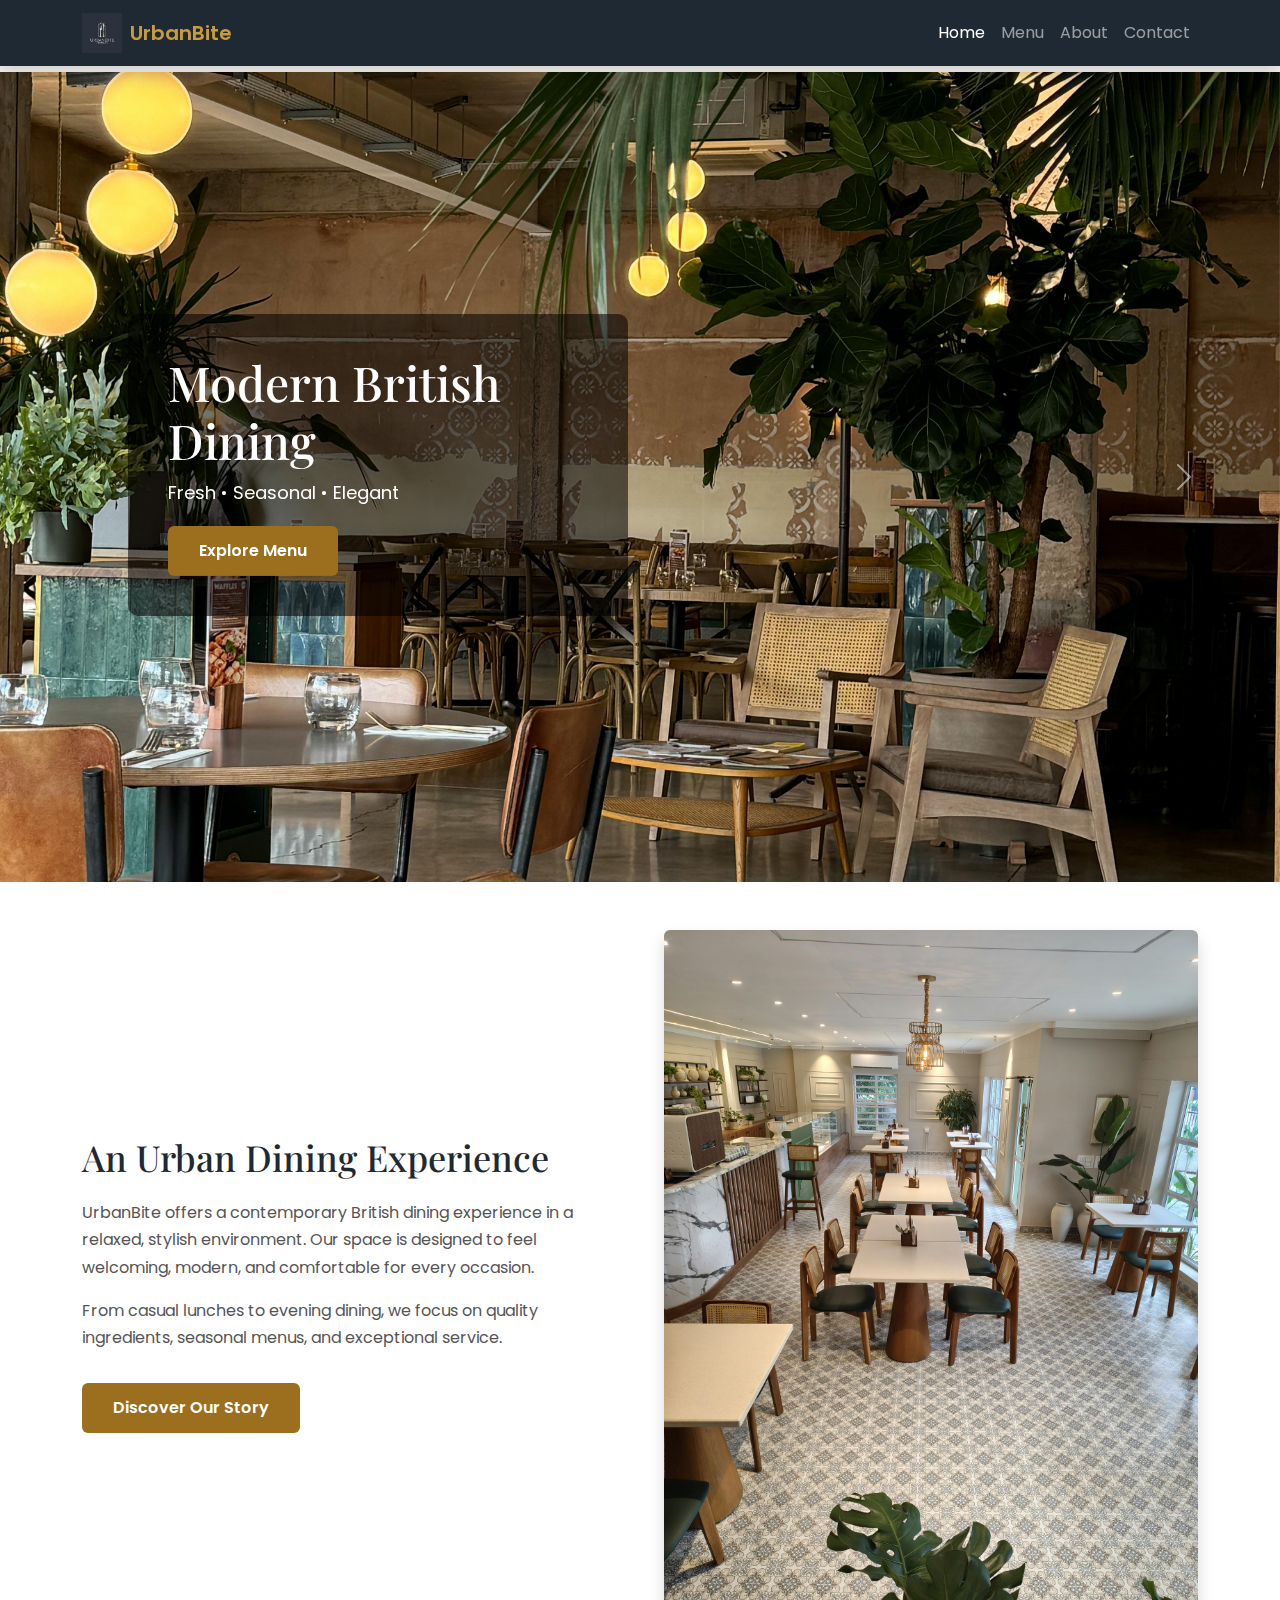
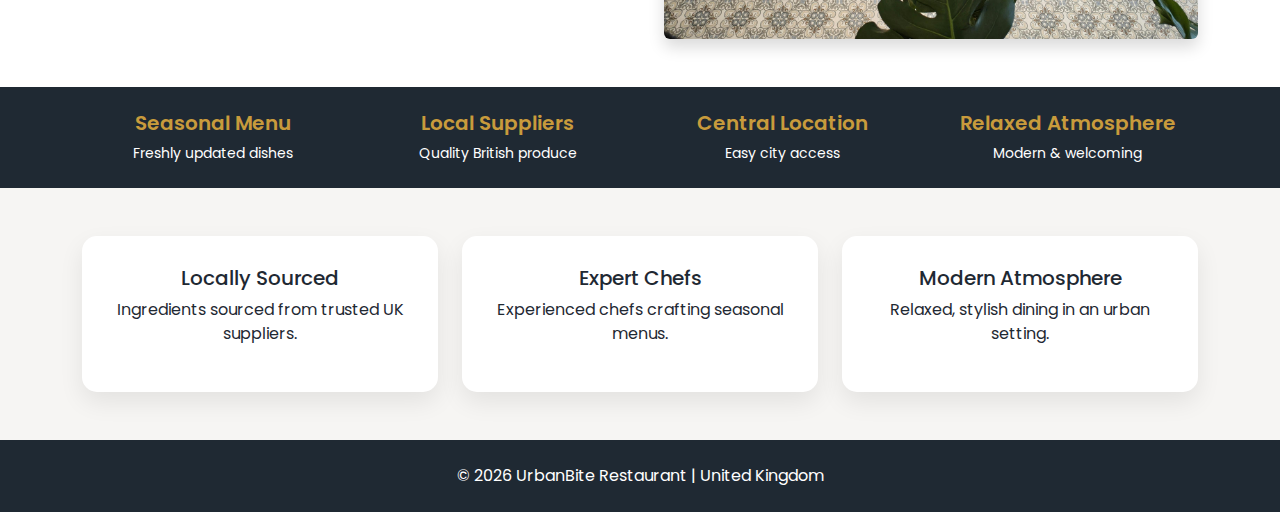
<file: index.html>
<!DOCTYPE html>
<html lang="en">
<head>
  <meta charset="UTF-8">
  <title>UrbanBite | Modern British Dining</title>
  <meta name="viewport" content="width=device-width, initial-scale=1">

  <!-- Bootstrap 5 CSS -->
  <link href="https://cdn.jsdelivr.net/npm/bootstrap@5.3.2/dist/css/bootstrap.min.css" rel="stylesheet">

  <!-- Google Fonts -->
  <link href="https://fonts.googleapis.com/css2?family=Poppins:wght@400;600&family=Playfair+Display:wght@600&display=swap" rel="stylesheet">

  <!-- Custom CSS -->
  <link rel="stylesheet" href="css/style.css">
</head>
<body>

<!-- ================= NAVBAR ================= -->
<nav class="navbar navbar-expand-lg navbar-dark fixed-top shadow">
  <div class="container">

    <!-- LOGO PLACEMENT -->
    <a class="navbar-brand d-flex align-items-center" href="index.html">
      <img src="images/logo.png" alt="UrbanBite restaurant logo" height="40" class="me-2">
      <span class="brand-text">UrbanBite</span>
    </a>

    <button class="navbar-toggler" type="button" data-bs-toggle="collapse" data-bs-target="#mainNav">
      <span class="navbar-toggler-icon"></span>
    </button>

    <div class="collapse navbar-collapse" id="mainNav">
      <ul class="navbar-nav ms-auto">
        <li class="nav-item"><a class="nav-link active" href="index.html">Home</a></li>
        <li class="nav-item"><a class="nav-link" href="menu.html">Menu</a></li>
        <li class="nav-item"><a class="nav-link" href="about.html">About</a></li>
        <li class="nav-item"><a class="nav-link" href="contact.html">Contact</a></li>
      </ul>
    </div>

  </div>
</nav>

<!-- ================= HERO CAROUSEL ================= -->
<header class="mt-5 pt-4 position-relative">

  <div id="heroCarousel" class="carousel slide carousel-fade" data-bs-ride="carousel">

    <div class="carousel-inner">

      <div class="carousel-item active">
        <img src="images/hero1.jpg"
             class="d-block w-100 hero-img"
             alt="Modern restaurant interior"
             width="1920"
             height="900">
      </div>

      <div class="carousel-item">
        <img src="images/hero2.jpg"
             class="d-block w-100 hero-img"
             alt="Fine dining food presentation"
             width="1920"
             height="900">
      </div>

      <div class="carousel-item">
        <img src="images/hero3.jpg"
             class="d-block w-100 hero-img"
             alt="Chef preparing food"
             width="1920"
             height="900">
      </div>

    </div>

    <!-- Controls -->
    <button class="carousel-control-prev" type="button" data-bs-target="#heroCarousel" data-bs-slide="prev">
      <span class="carousel-control-prev-icon"></span>
    </button>

    <button class="carousel-control-next" type="button" data-bs-target="#heroCarousel" data-bs-slide="next">
      <span class="carousel-control-next-icon"></span>
    </button>

  </div>

  <!-- ✅ PERSISTENT OVERLAY TEXT -->
  <div class="hero-overlay text-start">
    <h1>Modern British Dining</h1>
    <p>Fresh • Seasonal • Elegant</p>
    <a href="menu.html"
       class="btn btn-gold"
       aria-label="View UrbanBite menu">
       Explore Menu
    </a>
  </div>

</header>


<!-- ================= EXPERIENCE SECTION ================= -->
<section class="container-fluid experience-section py-5">
  <div class="container">
    <div class="row align-items-center g-5">

      <!-- TEXT -->
      <div class="col-lg-6">
        <h2 class="experience-title">An Urban Dining Experience</h2>
        <p class="experience-text">
          UrbanBite offers a contemporary British dining experience in a relaxed,
          stylish environment. Our space is designed to feel welcoming, modern,
          and comfortable for every occasion.
        </p>
        <p class="experience-text">
          From casual lunches to evening dining, we focus on quality ingredients,
          seasonal menus, and exceptional service.
        </p>
        <a href="about.html" class="btn btn-gold mt-3">Discover Our Story</a>
      </div>

      <!-- IMAGE -->
      <div class="col-lg-6">
        <img src="images/about-interior.jpg"
             class="img-fluid rounded shadow"
             alt="UrbanBite restaurant interior">
      </div>

    </div>
  </div>
</section>

<!-- ================= HIGHLIGHTS STRIP ================= -->
<section class="highlights-strip py-4">
  <div class="container">
    <div class="row text-center g-4">

      <div class="col-md-3">
        <h5>Seasonal Menu</h5>
        <p>Freshly updated dishes</p>
      </div>

      <div class="col-md-3">
        <h5>Local Suppliers</h5>
        <p>Quality British produce</p>
      </div>

      <div class="col-md-3">
        <h5>Central Location</h5>
        <p>Easy city access</p>
      </div>

      <div class="col-md-3">
        <h5>Relaxed Atmosphere</h5>
        <p>Modern & welcoming</p>
      </div>

    </div>
  </div>
</section>


<!-- ================= FEATURES ================= -->
<section class="container py-5">
  <div class="row text-center g-4">

    <div class="col-md-4">
      <div class="feature-box">
        <h5>Locally Sourced</h5>
        <p>Ingredients sourced from trusted UK suppliers.</p>
      </div>
    </div>

    <div class="col-md-4">
      <div class="feature-box">
        <h5>Expert Chefs</h5>
        <p>Experienced chefs crafting seasonal menus.</p>
      </div>
    </div>

    <div class="col-md-4">
      <div class="feature-box">
        <h5>Modern Atmosphere</h5>
        <p>Relaxed, stylish dining in an urban setting.</p>
      </div>
    </div>

  </div>
</section>

<!-- ================= FOOTER ================= -->
<footer class="text-center py-4">
  <p class="mb-0">© 2026 UrbanBite Restaurant | United Kingdom</p>
</footer>

<!-- Bootstrap JS -->
<script src="https://cdn.jsdelivr.net/npm/bootstrap@5.3.2/dist/js/bootstrap.bundle.min.js"></script>

</body>
</html>
</file>
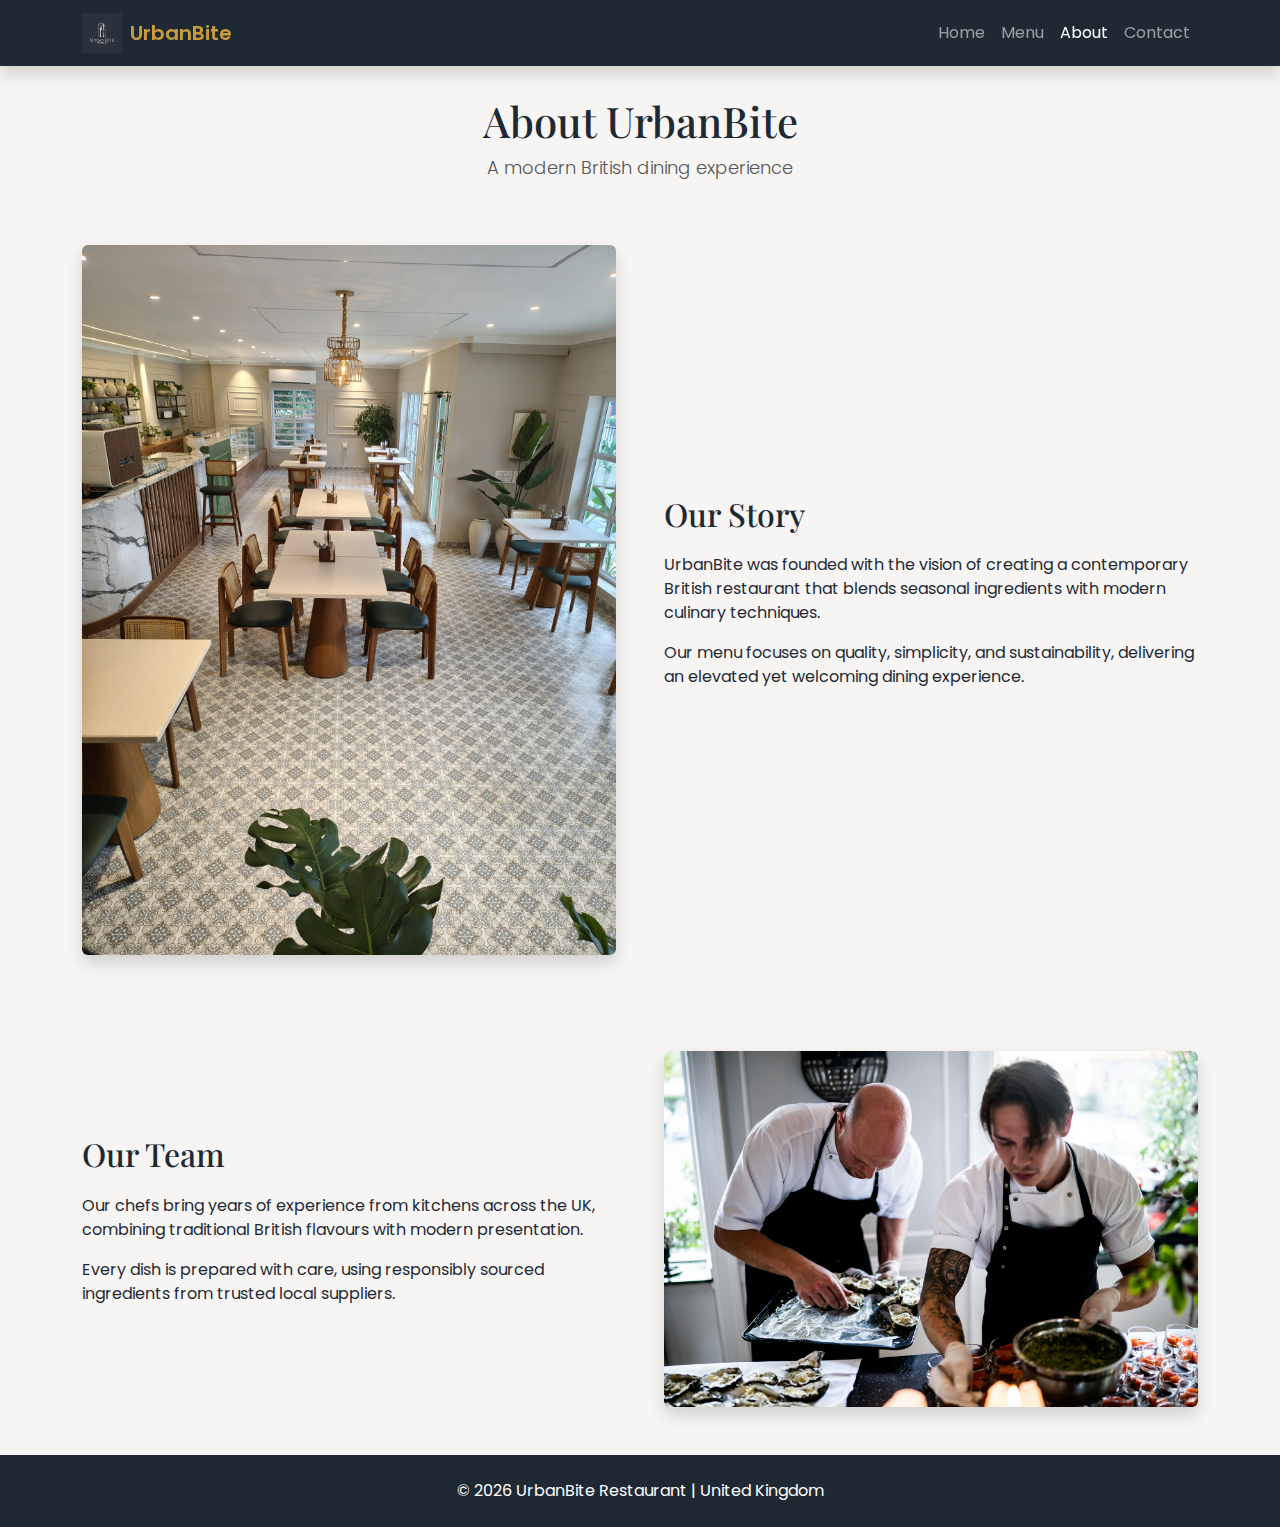
<file: about.html>
<!DOCTYPE html>
<html lang="en">
<head>
  <meta charset="UTF-8">
  <title>UrbanBite | About Us</title>
  <meta name="viewport" content="width=device-width, initial-scale=1">

  <!-- Bootstrap CSS -->
  <link href="https://cdn.jsdelivr.net/npm/bootstrap@5.3.2/dist/css/bootstrap.min.css" rel="stylesheet">

  <!-- Google Fonts -->
  <link href="https://fonts.googleapis.com/css2?family=Poppins:wght@400;600&family=Playfair+Display:wght@600&display=swap" rel="stylesheet">

  <!-- Custom CSS -->
  <link rel="stylesheet" href="css/style.css">
</head>
<body>

<!-- ============ NAVBAR (CONSISTENT) ============ -->
<nav class="navbar navbar-expand-lg navbar-dark fixed-top shadow">
  <div class="container">

    <a class="navbar-brand d-flex align-items-center" href="index.html">
      <img src="images/logo.png" alt="UrbanBite restaurant logo" height="40" class="me-2">
      <span class="brand-text">UrbanBite</span>
    </a>

    <button class="navbar-toggler" type="button" data-bs-toggle="collapse" data-bs-target="#mainNav">
      <span class="navbar-toggler-icon"></span>
    </button>

    <div class="collapse navbar-collapse" id="mainNav">
      <ul class="navbar-nav ms-auto">
        <li class="nav-item"><a class="nav-link" href="index.html">Home</a></li>
        <li class="nav-item"><a class="nav-link" href="menu.html">Menu</a></li>
        <li class="nav-item"><a class="nav-link active" href="about.html">About</a></li>
        <li class="nav-item"><a class="nav-link" href="contact.html">Contact</a></li>
      </ul>
    </div>

  </div>
</nav>

<!-- ============ PAGE HEADER ============ -->
<header class="page-header text-center mt-5 pt-5">
  <div class="container">
    <h1 class="page-title">About UrbanBite</h1>
    <p class="lead">A modern British dining experience</p>
  </div>
</header>

<!-- ============ ABOUT SECTION 1 ============ -->
<section class="container py-5">
  <div class="row align-items-center g-5">

    <div class="col-lg-6">
      <img src="images/about-interior.jpg"
           class="img-fluid rounded shadow"
           alt="UrbanBite modern restaurant interior">
    </div>

    <div class="col-lg-6">
      <h2 class="section-title">Our Story</h2>
      <p>
        UrbanBite was founded with the vision of creating a contemporary
        British restaurant that blends seasonal ingredients with modern
        culinary techniques.
      </p>
      <p>
        Our menu focuses on quality, simplicity, and sustainability,
        delivering an elevated yet welcoming dining experience.
      </p>
    </div>

  </div>
</section>

<!-- ============ ABOUT SECTION 2 ============ -->
<section class="container py-5">
  <div class="row align-items-center g-5 flex-lg-row-reverse">

    <div class="col-lg-6">
      <img src="images/about-chef.jpg"
           class="img-fluid rounded shadow"
           alt="Chef preparing food in UrbanBite kitchen">
    </div>

    <div class="col-lg-6">
      <h2 class="section-title">Our Team</h2>
      <p>
        Our chefs bring years of experience from kitchens across the UK,
        combining traditional British flavours with modern presentation.
      </p>
      <p>
        Every dish is prepared with care, using responsibly sourced
        ingredients from trusted local suppliers.
      </p>
    </div>

  </div>
</section>

<!-- ============ FOOTER ============ -->
<footer class="text-center py-4">
  <p class="mb-0">© 2026 UrbanBite Restaurant | United Kingdom</p>
</footer>

<!-- Bootstrap JS -->
<script src="https://cdn.jsdelivr.net/npm/bootstrap@5.3.2/dist/js/bootstrap.bundle.min.js"></script>

</body>
</html>
</file>
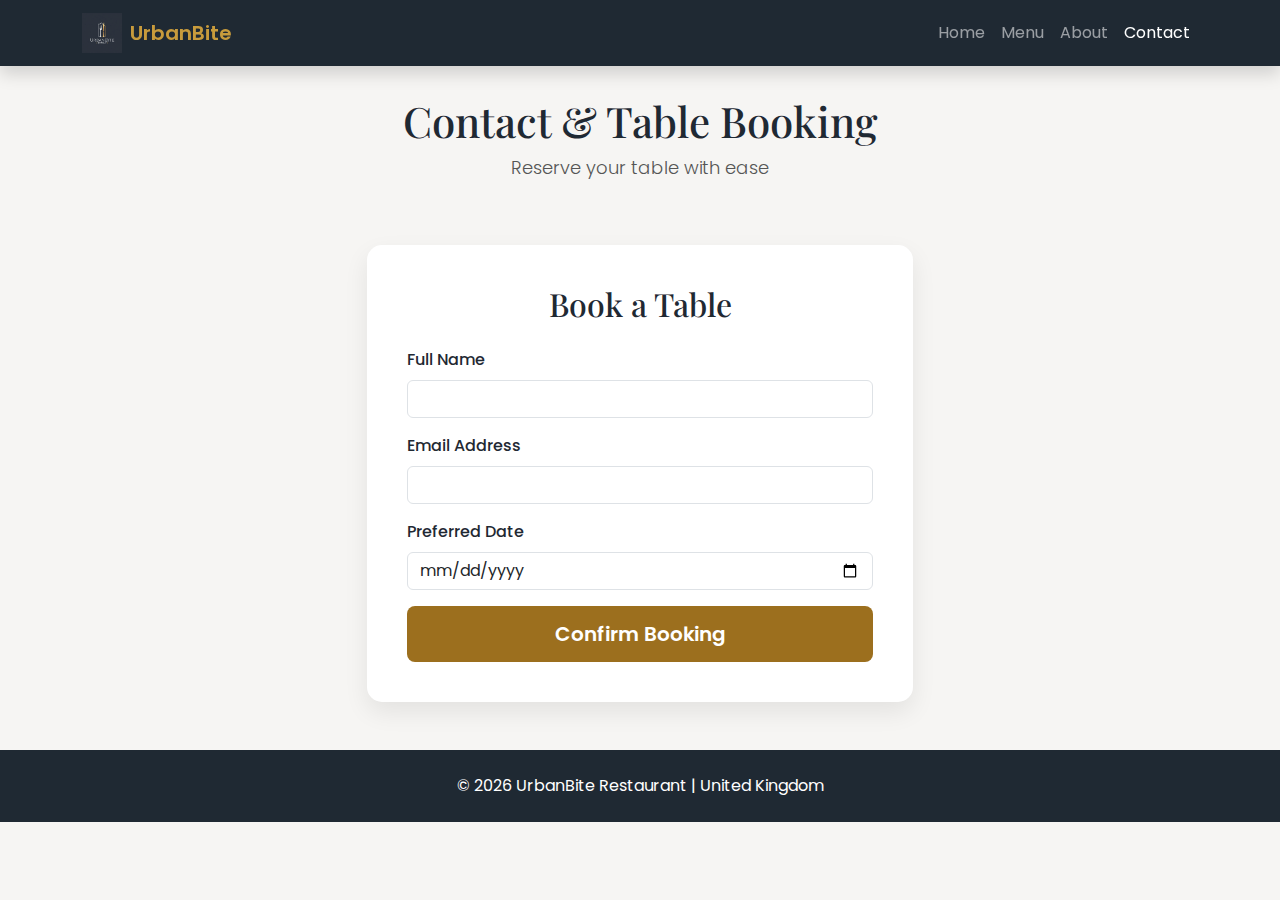
<file: contact.html>
<!DOCTYPE html>
<html lang="en">
<head>
  <meta charset="UTF-8">
  <title>UrbanBite | Contact & Booking</title>
  <meta name="viewport" content="width=device-width, initial-scale=1">

  <!-- Bootstrap CSS -->
  <link href="https://cdn.jsdelivr.net/npm/bootstrap@5.3.2/dist/css/bootstrap.min.css" rel="stylesheet">

  <!-- Google Fonts -->
  <link href="https://fonts.googleapis.com/css2?family=Poppins:wght@400;600&family=Playfair+Display:wght@600&display=swap" rel="stylesheet">

  <!-- Custom CSS -->
  <link rel="stylesheet" href="css/style.css">
</head>
<body>

<!-- ============ NAVBAR (CONSISTENT) ============ -->
<nav class="navbar navbar-expand-lg navbar-dark fixed-top shadow">
  <div class="container">

    <a class="navbar-brand d-flex align-items-center" href="index.html">
      <img src="images/logo.png" alt="UrbanBite restaurant logo" height="40" class="me-2">
      <span class="brand-text">UrbanBite</span>
    </a>

    <button class="navbar-toggler" type="button" data-bs-toggle="collapse" data-bs-target="#mainNav">
      <span class="navbar-toggler-icon"></span>
    </button>

    <div class="collapse navbar-collapse" id="mainNav">
      <ul class="navbar-nav ms-auto">
        <li class="nav-item"><a class="nav-link" href="index.html">Home</a></li>
        <li class="nav-item"><a class="nav-link" href="menu.html">Menu</a></li>
        <li class="nav-item"><a class="nav-link" href="about.html">About</a></li>
        <li class="nav-item"><a class="nav-link active" href="contact.html">Contact</a></li>
      </ul>
    </div>

  </div>
</nav>

<!-- ============ PAGE HEADER ============ -->
<header class="page-header text-center mt-5 pt-5">
  <div class="container">
    <h1 class="page-title">Contact & Table Booking</h1>
    <p class="lead">Reserve your table with ease</p>
  </div>
</header>

<!-- ============ CONTACT FORM ============ -->
<section class="container py-5">
  <div class="row justify-content-center">

    <div class="col-md-8 col-lg-6">

      <form id="bookingForm" class="needs-validation" novalidate aria-labelledby="bookingHeading">

        <h2 id="bookingHeading" class="section-title mb-4 text-center">
          Book a Table
        </h2>

        <!-- Name -->
        <div class="mb-3">
          <label for="name" class="form-label">Full Name</label>
          <input type="text"
                 class="form-control"
                 id="name"
                 required
                 aria-required="true">
          <div class="invalid-feedback">
            Please enter your name.
          </div>
        </div>

        <!-- Email -->
        <div class="mb-3">
          <label for="email" class="form-label">Email Address</label>
          <input type="email"
                 class="form-control"
                 id="email"
                 required
                 aria-required="true">
          <div class="invalid-feedback">
            Please enter a valid email address.
          </div>
        </div>

        <!-- Date -->
        <div class="mb-3">
          <label for="date" class="form-label">Preferred Date</label>
          <input type="date"
                 class="form-control"
                 id="date"
                 required
                 aria-required="true">
          <div class="invalid-feedback">
            Please select a booking date.
          </div>
        </div>

        <!-- Submit -->
        <div class="d-grid">
          <button class="btn btn-gold btn-lg" type="submit">
            Confirm Booking
          </button>
        </div>

      </form>

    </div>

  </div>
</section>

<!-- ============ FOOTER ============ -->
<footer class="text-center py-4">
  <p class="mb-0">© 2026 UrbanBite Restaurant | United Kingdom</p>
</footer>

<!-- Bootstrap JS -->
<script src="https://cdn.jsdelivr.net/npm/bootstrap@5.3.2/dist/js/bootstrap.bundle.min.js"></script>

<!-- Custom JS -->
<script src="js/script.js"></script>

</body>
</html>
</file>
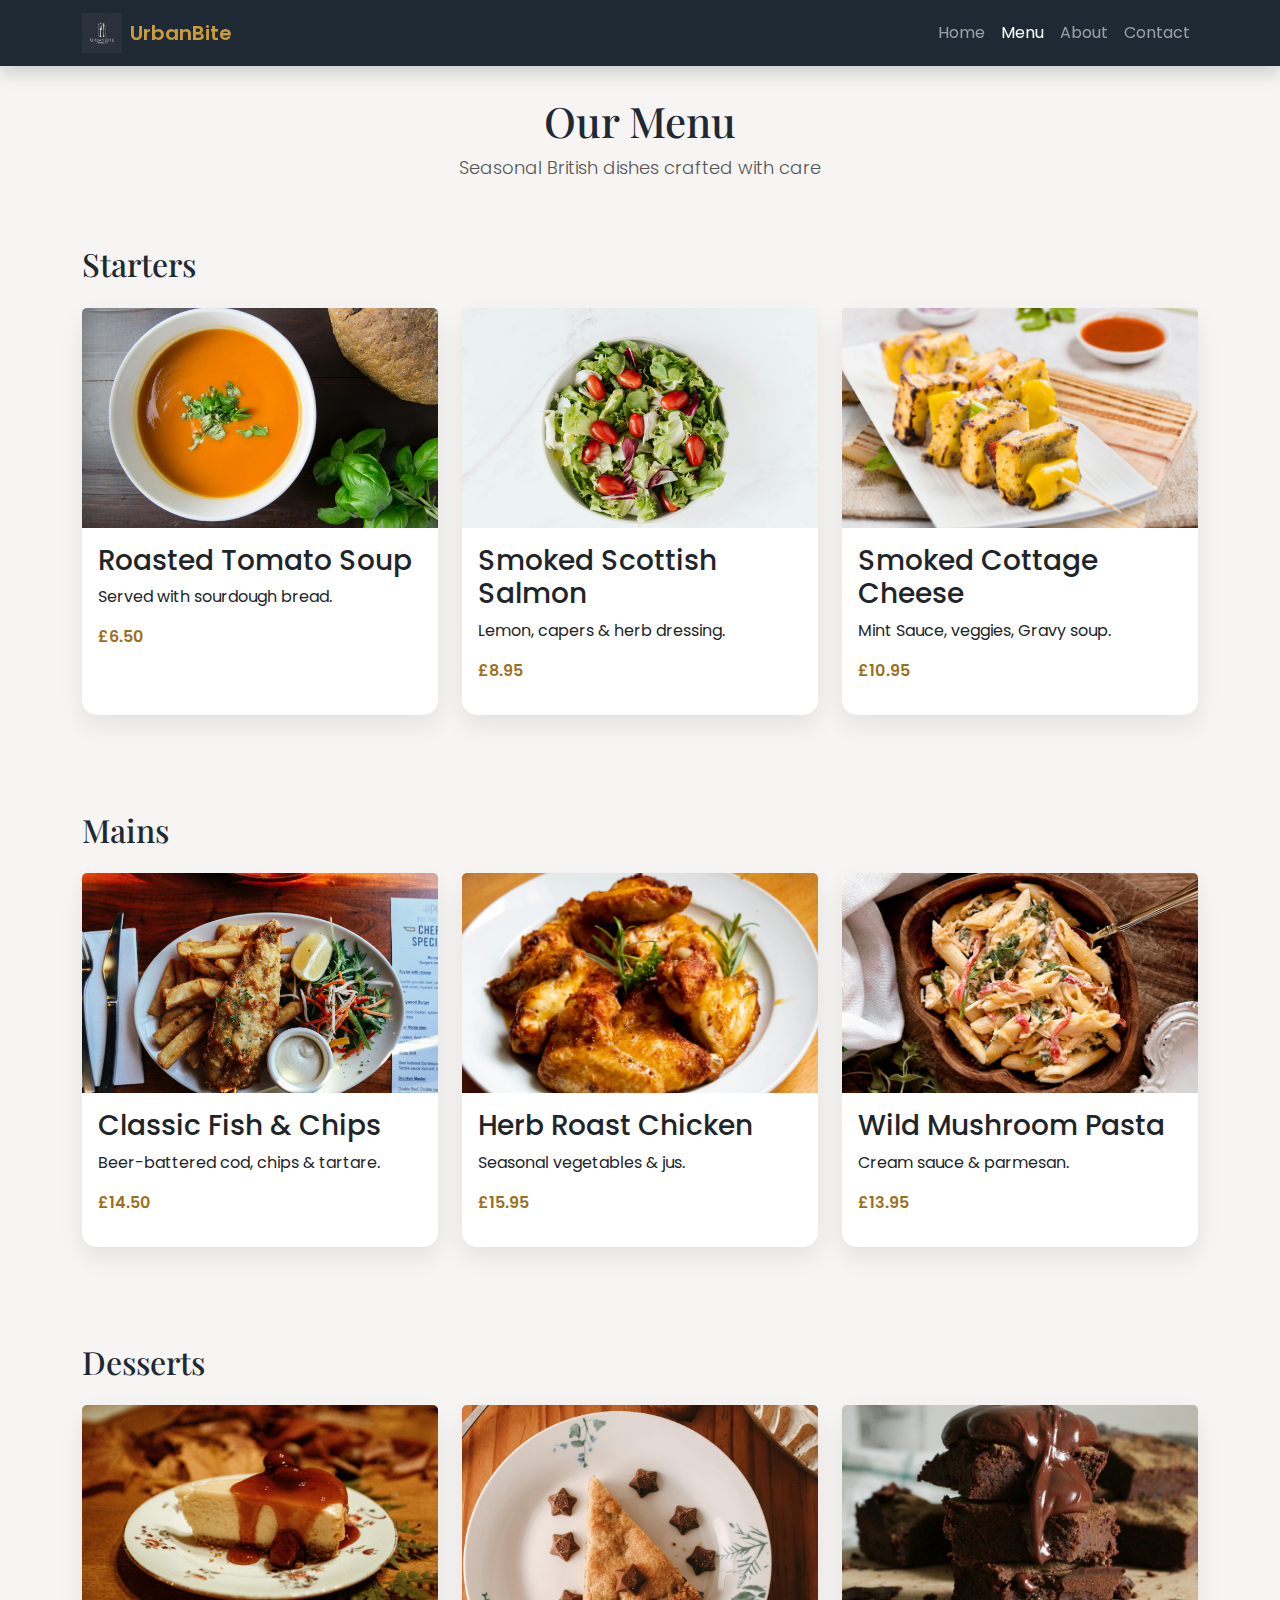
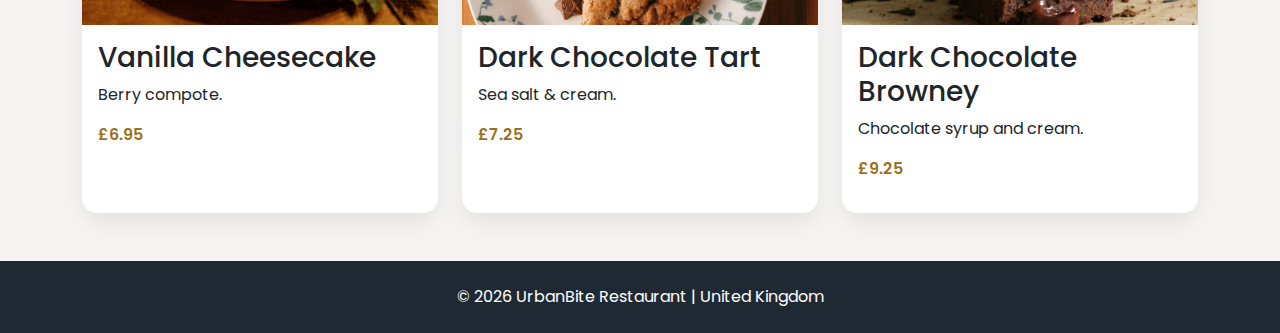
<file: menu.html>
<!DOCTYPE html>
<html lang="en">
<head>
  <meta charset="UTF-8">
  <title>UrbanBite | Menu</title>
  <meta name="viewport" content="width=device-width, initial-scale=1">

  <!-- Bootstrap CSS -->
  <link href="https://cdn.jsdelivr.net/npm/bootstrap@5.3.2/dist/css/bootstrap.min.css" rel="stylesheet">

  <!-- Google Fonts -->
  <link href="https://fonts.googleapis.com/css2?family=Poppins:wght@400;600&family=Playfair+Display:wght@600&display=swap" rel="stylesheet">

  <!-- Custom CSS -->
  <link rel="stylesheet" href="css/style.css">
</head>
<body>

<!-- ============ NAVBAR ============ -->
<nav class="navbar navbar-expand-lg navbar-dark fixed-top shadow">
  <div class="container">

    <a class="navbar-brand d-flex align-items-center" href="index.html">
      <img src="images/logo.png"
           alt="UrbanBite restaurant logo"
           height="40"
           width="40"
           class="me-2">
      <span class="brand-text">UrbanBite</span>
    </a>

    <button class="navbar-toggler"
            type="button"
            data-bs-toggle="collapse"
            data-bs-target="#mainNav"
            aria-label="Toggle navigation menu">
      <span class="navbar-toggler-icon"></span>
    </button>

    <div class="collapse navbar-collapse" id="mainNav">
      <ul class="navbar-nav ms-auto">
        <li class="nav-item"><a class="nav-link" href="index.html">Home</a></li>
        <li class="nav-item"><a class="nav-link active" href="menu.html">Menu</a></li>
        <li class="nav-item"><a class="nav-link" href="about.html">About</a></li>
        <li class="nav-item"><a class="nav-link" href="contact.html">Contact</a></li>
      </ul>
    </div>

  </div>
</nav>

<!-- ============ PAGE HEADER ============ -->
<header class="page-header text-center mt-5 pt-5">
  <div class="container">
    <h1 class="page-title">Our Menu</h1>
    <p class="lead">Seasonal British dishes crafted with care</p>
  </div>
</header>

<!-- ============ STARTERS ============ -->
<section class="container py-5">
  <h2 class="section-title mb-4">Starters</h2>
  <div class="row g-4">

    <div class="col-md-6 col-lg-4">
      <div class="card menu-card h-100">
        <img src="images/starter1.jpg"
             class="card-img-top"
             alt="Roasted tomato soup served with sourdough bread"
             width="400"
             height="300">
        <div class="card-body">
          <h3 class="card-title">Roasted Tomato Soup</h3>
          <p class="card-text">Served with sourdough bread.</p>
          <p class="price">£6.50</p>
        </div>
      </div>
    </div>

    <div class="col-md-6 col-lg-4">
      <div class="card menu-card h-100">
        <img src="images/starter2.jpg"
             class="card-img-top"
             alt="Smoked Scottish salmon with lemon and capers"
             width="400"
             height="300">
        <div class="card-body">
          <h3 class="card-title">Smoked Scottish Salmon</h3>
          <p class="card-text">Lemon, capers & herb dressing.</p>
          <p class="price">£8.95</p>
        </div>
      </div>
    </div>

    <div class="col-md-6 col-lg-4">
      <div class="card menu-card h-100">
        <img src="images/starter3.jpg"
             class="card-img-top"
             alt="Smoky Indian Cottage Cheese"
             width="400"
             height="300">
        <div class="card-body">
          <h3 class="card-title">Smoked Cottage Cheese</h3>
          <p class="card-text">Mint Sauce, veggies, Gravy soup.</p>
          <p class="price">£10.95</p>
        </div>
      </div>
    </div>

  </div>
</section>

<!-- ============ MAINS ============ -->
<section class="container py-5">
  <h2 class="section-title mb-4">Mains</h2>
  <div class="row g-4">

    <div class="col-md-6 col-lg-4">
      <div class="card menu-card h-100">
        <img src="images/main1.jpg"
             class="card-img-top"
             alt="Classic British fish and chips"
             width="400"
             height="300">
        <div class="card-body">
          <h3 class="card-title">Classic Fish & Chips</h3>
          <p class="card-text">Beer-battered cod, chips & tartare.</p>
          <p class="price">£14.50</p>
        </div>
      </div>
    </div>

    <div class="col-md-6 col-lg-4">
      <div class="card menu-card h-100">
        <img src="images/main2.jpg"
             class="card-img-top"
             alt="Herb roast chicken with seasonal vegetables"
             width="400"
             height="300">
        <div class="card-body">
          <h3 class="card-title">Herb Roast Chicken</h3>
          <p class="card-text">Seasonal vegetables & jus.</p>
          <p class="price">£15.95</p>
        </div>
      </div>
    </div>

    <div class="col-md-6 col-lg-4">
      <div class="card menu-card h-100">
        <img src="images/main3.jpg"
             class="card-img-top"
             alt="Wild mushroom pasta with parmesan cheese"
             width="400"
             height="300">
        <div class="card-body">
          <h3 class="card-title">Wild Mushroom Pasta</h3>
          <p class="card-text">Cream sauce & parmesan.</p>
          <p class="price">£13.95</p>
        </div>
      </div>
    </div>

  </div>
</section>

<!-- ============ DESSERTS ============ -->
<section class="container py-5">
  <h2 class="section-title mb-4">Desserts</h2>
  <div class="row g-4">

    <div class="col-md-6 col-lg-4">
      <div class="card menu-card h-100">
        <img src="images/dessert1.jpg"
             class="card-img-top"
             alt="Vanilla cheesecake with berry compote"
             width="400"
             height="300">
        <div class="card-body">
          <h3 class="card-title">Vanilla Cheesecake</h3>
          <p class="card-text">Berry compote.</p>
          <p class="price">£6.95</p>
        </div>
      </div>
    </div>

    <div class="col-md-6 col-lg-4">
      <div class="card menu-card h-100">
        <img src="images/dessert2.jpg"
             class="card-img-top"
             alt="Dark chocolate tart with sea salt"
             width="400"
             height="300">
        <div class="card-body">
          <h3 class="card-title">Dark Chocolate Tart</h3>
          <p class="card-text">Sea salt & cream.</p>
          <p class="price">£7.25</p>
        </div>
      </div>
    </div>

    <div class="col-md-6 col-lg-4">
      <div class="card menu-card h-100">
        <img src="images/dessert3.jpg"
             class="card-img-top"
             alt="Dark choco Browney with Syrup"
             width="400"
             height="300">
        <div class="card-body">
          <h3 class="card-title">Dark Chocolate Browney</h3>
          <p class="card-text">Chocolate syrup and cream.</p>
          <p class="price">£9.25</p>
        </div>
      </div>
    </div>

  </div>
</section>

<!-- ============ FOOTER ============ -->
<footer class="text-center py-4">
  <p class="mb-0">© 2026 UrbanBite Restaurant | United Kingdom</p>
</footer>

<!-- Bootstrap JS -->
<script src="https://cdn.jsdelivr.net/npm/bootstrap@5.3.2/dist/js/bootstrap.bundle.min.js"></script>

</body>
</html>
</file>
<file: css/style.css>
/* =====================
   GLOBAL STYLES
===================== */

body {
  font-family: 'Poppins', sans-serif;
  background-color: #F6F5F3;
  color: #1F2933;
}

.navbar {
  background-color: #1F2933;
}

.brand-text {
  font-weight: 600;
  font-size: 20px;
  color: #C89B3C;
}

footer {
  background: #1F2933;
  color: #fff;
}

/* =====================
   HOME PAGE – HERO
===================== */

.hero-img {
  height: 90vh;
  object-fit: cover;
}

.carousel-caption {
  background: rgba(0,0,0,0.55);
  padding: 40px;
  border-radius: 10px;
}

.carousel-caption h1 {
  font-family: 'Playfair Display', serif;
  font-size: 48px;
}

/* =====================
   HERO – PERSISTENT OVERLAY
===================== */

.hero-overlay {
  position: absolute;
  top: 50%;
  left: 10%;
  transform: translateY(-50%);
  background: rgba(0,0,0,0.55);
  padding: 40px;
  border-radius: 10px;
  color: #ffffff;
  max-width: 500px;
  z-index: 10;
}

.hero-overlay h1 {
  font-family: 'Playfair Display', serif;
  font-size: 48px;
  margin-bottom: 10px;
}

.hero-overlay p {
  font-size: 18px;
  margin-bottom: 20px;
}

/* =====================
   BUTTONS (WCAG)
===================== */

.btn-gold {
  background-color: #9C6F1E; /* darker gold for contrast */
  color: #ffffff;
  padding: 12px 30px;
  font-weight: 600;
}

.btn-gold:hover {
  background-color: #7f5818;
}

/* =====================
   HOME – FEATURES
===================== */

.feature-box {
  background: #ffffff;
  padding: 30px;
  border-radius: 15px;
  box-shadow: 0 10px 25px rgba(0,0,0,0.08);
  transition: transform 0.3s ease;
}

.feature-box:hover {
  transform: translateY(-10px);
}

/* =====================
   HOME – EXPERIENCE SECTION
===================== */

.experience-section {
  background-color: #ffffff;
}

.experience-title {
  font-family: 'Playfair Display', serif;
  font-size: 36px;
  margin-bottom: 20px;
}

.experience-text {
  font-size: 16px;
  line-height: 1.7;
  color: #555;
}

/* =====================
   HOME – HIGHLIGHTS STRIP
===================== */

.highlights-strip {
  background-color: #1F2933;
  color: #ffffff;
}

.highlights-strip h5 {
  color: #C89B3C;
  font-weight: 600;
}

.highlights-strip p {
  font-size: 14px;
  margin-bottom: 0;
}

/* =====================
   MENU PAGE
===================== */

.page-header {
  background-color: #F6F5F3;
}

.page-title {
  font-family: 'Playfair Display', serif;
  font-size: 42px;
}

.section-title {
  font-family: 'Playfair Display', serif;
  color: #1F2933;
  margin-bottom: 20px;
}

.menu-card {
  border: none;
  border-radius: 15px;
  box-shadow: 0 10px 25px rgba(0,0,0,0.08);
  transition: transform 0.3s ease, box-shadow 0.3s ease;
}

.menu-card:hover {
  transform: translateY(-10px);
  box-shadow: 0 15px 35px rgba(0,0,0,0.15);
}

.menu-card img {
  height: 220px;
  object-fit: cover;
}

.price {
  font-weight: 600;
  color: #9C6F1E;
  margin-top: 10px;
}

/* =====================
   ABOUT PAGE
===================== */

.about-section img {
  border-radius: 15px;
}

.lead {
  color: #555;
  font-size: 18px;
}

/* =====================
   CONTACT PAGE
===================== */

form {
  background: #ffffff;
  padding: 40px;
  border-radius: 15px;
  box-shadow: 0 10px 25px rgba(0,0,0,0.08);
}

.form-label {
  font-weight: 500;
}

.form-control:focus {
  border-color: #9C6F1E;
  box-shadow: 0 0 0 0.2rem rgba(156, 111, 30, 0.25);
}

/* =====================
   ACCESSIBILITY – FOCUS STYLES (WCAG)
===================== */

a:focus,
button:focus,
input:focus {
  outline: 3px solid #9C6F1E;
  outline-offset: 3px;
}
</file>
